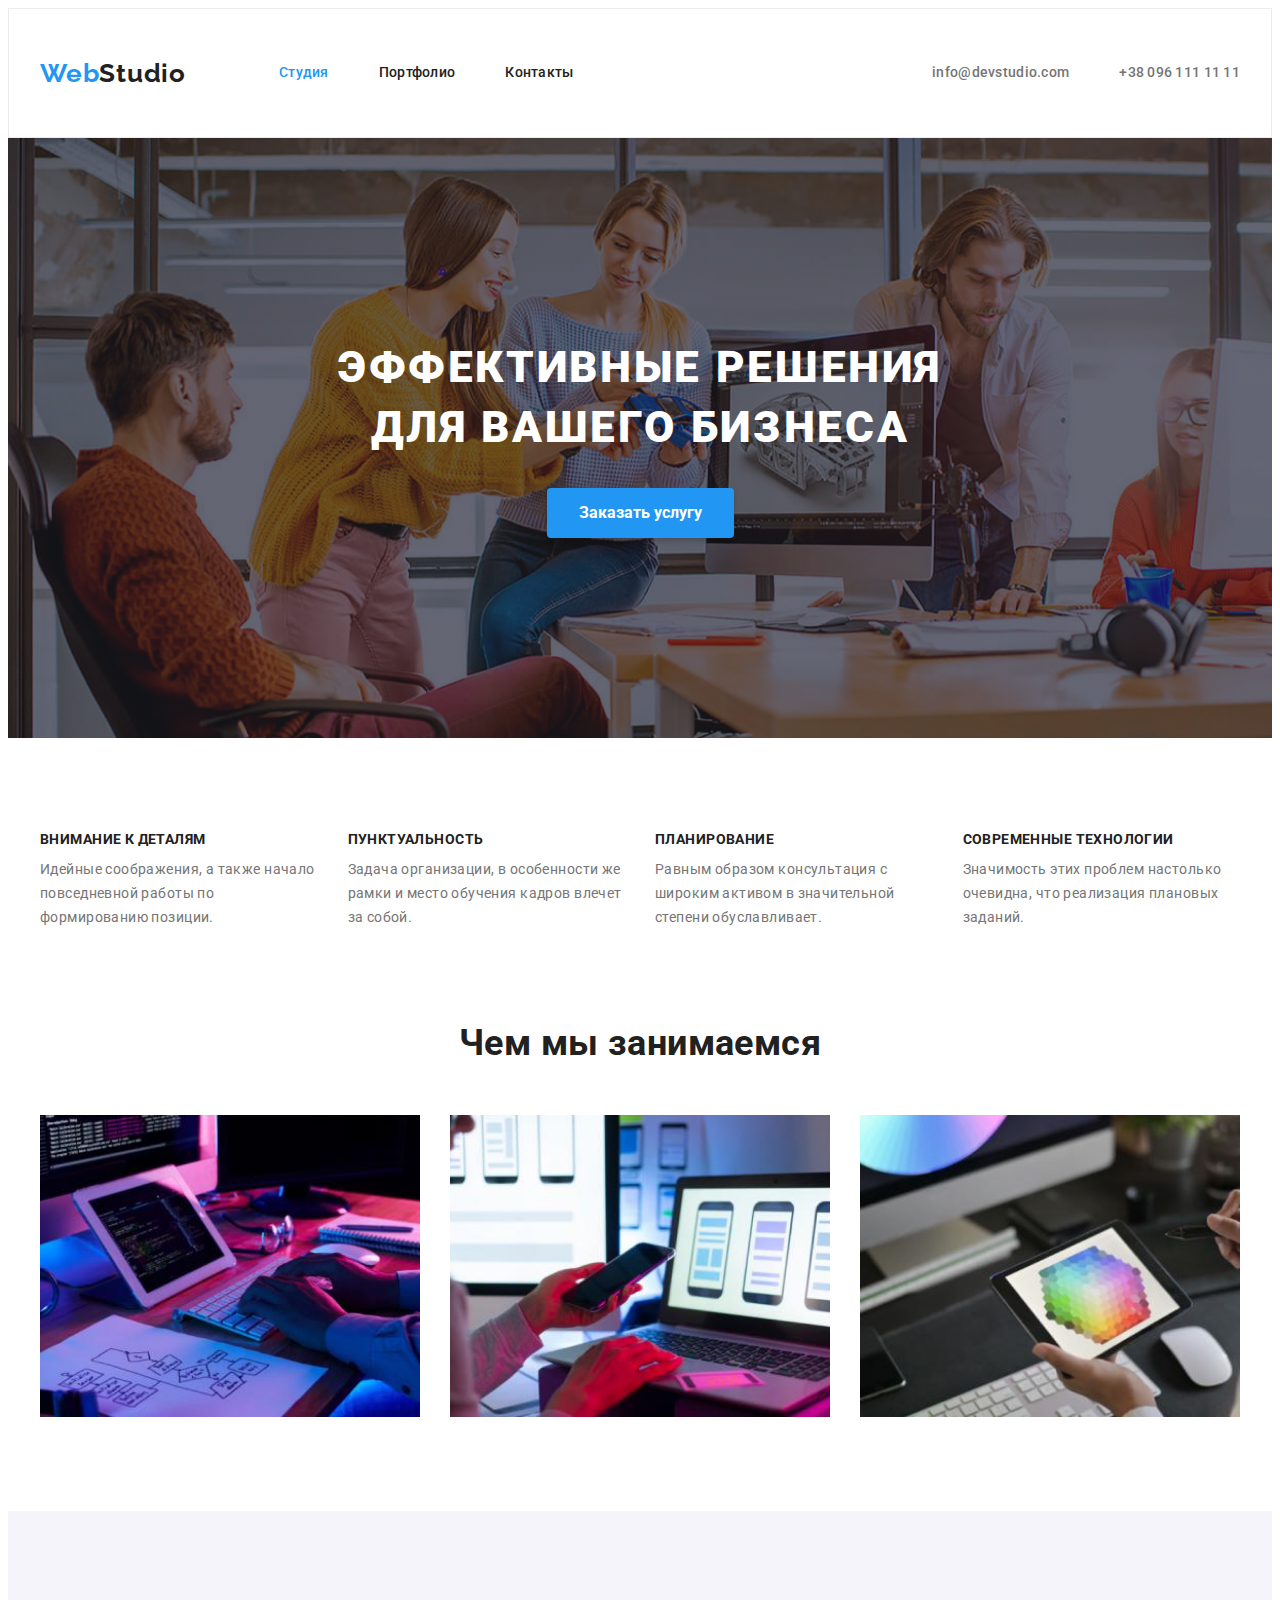
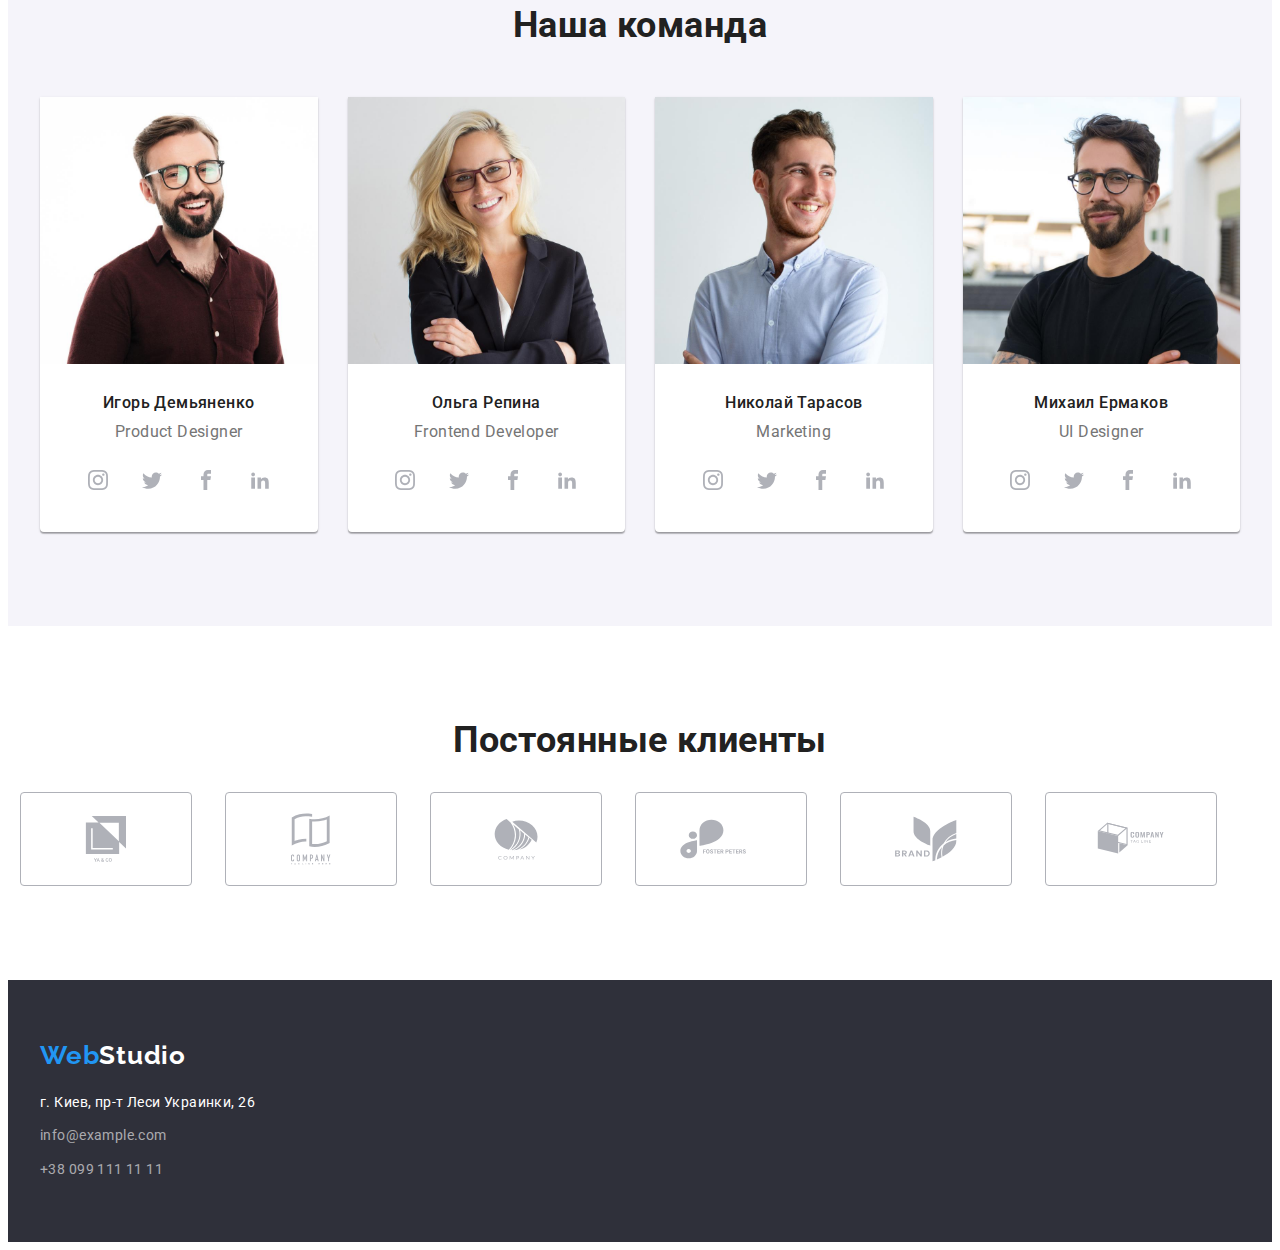
<file: goit-markup-hw-03-main/index.html>
<!DOCTYPE html>
<html lang="ru">
  <head>
    <meta charset="UTF-8" />
    <meta http-equiv="X-UA-Compatible" content="IE=edge" />
    <meta name="viewport" content="width=h, initial-scale=1.0" />
    <title>WebStudio</title>
    <link rel="preconnect" href="https://fonts.googleapis.com" />
    <link rel="preconnect" href="https://fonts.gstatic.com" crossorigin />
    <link
      href="https://fonts.googleapis.com/css2?family=Raleway:wght@700&family=Roboto:wght@400;500;700;900&display=swap"
      rel="stylesheet"
    />
    <link
      rel="stylesheet"
      href="https://cdnjs.cloudflare.com/ajax/libs/modern-normalize/1.1.0/modern-normalize.min.css"
      integrity="sha512-wpPYUAdjBVSE4KJnH1VR1HeZfpl1ub8YT/NKx4PuQ5NmX2tKuGu6U/JRp5y+Y8XG2tV+wKQpNHVUX03MfMFn9Q=="
      crossorigin="anonymous"
      referrerpolicy="no-referrer"
    />
    <link rel="stylesheet" href="./css/styles.css" />
  </head>
  <body>
    <header class="header">
      <div class="header-container container">
        <nav class="navigation">
          <a class="logo link" href="">Web<span class="logo-header">Studio</span></a>
          <ul class="list nav-link">
            <li class="item"><a class="header-link link active" href="./index.html">Студия</a></li>
            <li class="item"><a class="header-link link" href="./portfolio.html">Портфолио</a></li>
            <li class="item"><a class="header-link link" href="">Контакты</a></li>
          </ul>
        </nav>
        <ul class="header-contact list">
          <li class="item">
            <a class="header-link link" href="mailto:info@devstudio.com">info@devstudio.com</a>
          </li>
          <li class="item">
            <a class="header-link link" href="tel:+380961111111">+38 096 111 11 11</a>
          </li>
        </ul>
      </div>
    </header>
    <main>
      <section class="hero">
        <div class="container">
          <h1 class="hero-title">Эффективные решения для вашего бизнеса</h1>
          <button class="hero-button" type="button">Заказать услугу</button>
        </div>
      </section>
      <section class="features section">
        <div class="container">
          <h2 class="visually-hidden">Особенности</h2>
          <ul class="card-set list">
            <li class="datails-list card-set-list">
              <h3 class="datails-list-tittle">Внимание к деталям</h3>
              <p class="datails-list-desсription">
                Идейные соображения, а также начало повседневной работы по формированию позиции.
              </p>
            </li>
            <li class="datails-list card-set-list">
              <h3 class="datails-list-tittle">Пунктуальность</h3>
              <p class="datails-list-desсription">
                Задача организации, в особенности же рамки и место обучения кадров влечет за собой.
              </p>
            </li>
            <li class="datails-list card-set-list">
              <h3 class="datails-list-tittle">Планирование</h3>
              <p class="datails-list-desсription">
                Равным образом консультация с широким активом в значительной степени обуславливает.
              </p>
            </li>
            <li class="datails-list card-set-list">
              <h3 class="datails-list-tittle">Современные технологии</h3>
              <p class="datails-list-desсription">
                Значимость этих проблем настолько очевидна, что реализация плановых заданий.
              </p>
            </li>
          </ul>
        </div>
      </section>
      <section class="work section">
        <div class="container">
          <h2 class="section-title">Чем мы занимаемся</h2>
          <ul class="card-set list">
            <li class="card-set-list">
              <img src="images/img1.jpg" alt="набор кода" width="370" height="294" />
            </li>
            <li class="card-set-list">
              <img src="images/img2.jpg" alt="разработка приложения" width="370" height="294" />
            </li>
            <li class="card-set-list">
              <img src="images/img3.jpg" alt="зарисовка дизайна" width="370" height="294" />
            </li>
          </ul>
        </div>
      </section>
      <section class="section team">
        <div class="container">
          <h2 class="section-title">Наша команда</h2>
          <ul class="card-set list">
            <li class="card-set-list team-list">
              <img src="images/img4.jpg" alt="Игорь Демьяненко" width="270" height="260" />
              <div class="team-wrapper">
                <h3 class="team-title">Игорь Демьяненко</h3>
                <p class="team-text">Product Designer</p>
                <ul class="social-list list">
                  <li class="social-list-items">
                    <a class="team-social-link" href="">
                      <svg class="team-social-icon" width="20" height="20">
                        <use href="./images/sprite.svg#icon-instagram"></use>
                      </svg>
                    </a>
                  </li>
                  <li class="social-list-items">
                    <a class="team-social-link" href="">
                      <svg class="team-social-icon" width="20" height="20">
                        <use href="./images/sprite.svg#icon-twitter"></use>
                      </svg>
                    </a>
                  </li>
                  <li class="social-list-items">
                    <a class="team-social-link" href="">
                      <svg class="team-social-icon" width="20" height="20">
                        <use href="./images/sprite.svg#icon-facebook"></use>
                      </svg>
                    </a>
                  </li>
                  <li class="social-list-items">
                    <a class="team-social-link" href="">
                      <svg class="team-social-icon" width="20" height="20">
                        <use href="./images/sprite.svg#icon-linkedin"></use>
                      </svg>
                    </a>
                  </li>
                </ul>
              </div>
            </li>
            <li class="card-set-list team-list">
              <img src="images/img5.jpg" alt="Ольга Репина" width="270" height="260" />
              <div class="team-wrapper">
                <h3 class="team-title">Ольга Репина</h3>
                <p class="team-text">Frontend Developer</p>
                <ul class="social-list list">
                  <li class="social-list-items">
                    <a class="team-social-link" href="">
                      <svg class="team-social-icon" width="20" height="20">
                        <use href="./images/sprite.svg#icon-instagram"></use>
                      </svg>
                    </a>
                  </li>
                  <li class="social-list-items">
                    <a class="team-social-link" href="">
                      <svg class="team-social-icon" width="20" height="20">
                        <use href="./images/sprite.svg#icon-twitter"></use>
                      </svg>
                    </a>
                  </li>
                  <li class="social-list-items">
                    <a class="team-social-link" href="">
                      <svg class="team-social-icon" width="20" height="20">
                        <use href="./images/sprite.svg#icon-facebook"></use>
                      </svg>
                    </a>
                  </li>
                  <li class="social-list-items">
                    <a class="team-social-link" href="">
                      <svg class="team-social-icon" width="20" height="20">
                        <use href="./images/sprite.svg#icon-linkedin"></use>
                      </svg>
                    </a>
                  </li>
                </ul>
              </div>
            </li>
            <li class="card-set-list team-list">
              <img src="images/img6.jpg" alt="Николай Тарасов" width="270" height="260" />
              <div class="team-wrapper">
                <h3 class="team-title">Николай Тарасов</h3>
                <p class="team-text">Marketing</p>
                <ul class="social-list list">
                  <li class="social-list-items">
                    <a class="team-social-link" href="">
                      <svg class="team-social-icon" width="20" height="20">
                        <use href="./images/sprite.svg#icon-instagram"></use>
                      </svg>
                    </a>
                  </li>
                  <li class="social-list-items">
                    <a class="team-social-link" href="">
                      <svg class="team-social-icon" width="20" height="20">
                        <use href="./images/sprite.svg#icon-twitter"></use>
                      </svg>
                    </a>
                  </li>
                  <li class="social-list-items">
                    <a class="team-social-link" href="">
                      <svg class="team-social-icon" width="20" height="20">
                        <use href="./images/sprite.svg#icon-facebook"></use>
                      </svg>
                    </a>
                  </li>
                  <li class="social-list-items">
                    <a class="team-social-link" href="">
                      <svg class="team-social-icon" width="20" height="20">
                        <use href="./images/sprite.svg#icon-linkedin"></use>
                      </svg>
                    </a>
                  </li>
                </ul>
              </div>
            </li>
            <li class="card-set-list team-list">
              <img src="images/img7.jpg" alt="Михаил Ермаков" width="270" height="260" />
              <div class="team-wrapper">
                <h3 class="team-title">Михаил Ермаков</h3>
                <p class="team-text">UI Designer</p>
                <ul class="social-list list">
                  <li class="social-list-items">
                    <a class="team-social-link" href="">
                      <svg class="team-social-icon" width="20" height="20">
                        <use href="./images/sprite.svg#icon-instagram"></use>
                      </svg>
                    </a>
                  </li>
                  <li class="social-list-items">
                    <a class="team-social-link" href="">
                      <svg class="team-social-icon" width="20" height="20">
                        <use href="./images/sprite.svg#icon-twitter"></use>
                      </svg>
                    </a>
                  </li>
                  <li class="social-list-items">
                    <a class="team-social-link" href="">
                      <svg class="team-social-icon" width="20" height="20">
                        <use href="./images/sprite.svg#icon-facebook"></use>
                      </svg>
                    </a>
                  </li>
                  <li class="social-list-items">
                    <a class="team-social-link" href="">
                      <svg class="team-social-icon" width="20" height="20">
                        <use href="./images/sprite.svg#icon-linkedin"></use>
                      </svg>
                    </a>
                  </li>
                </ul>
              </div>
            </li>
          </ul>
        </div>
      </section>
      <section class="section">
        <div class="container">
          <h2 class="section-title">Постоянные клиенты</h2>
          <ul class="list card-set">
            <li class="card-set-list clients-list">
              <a class="clients-link link" href="">
                <svg class="client-icon" width="42" height="46">
                  <use href="./images/sprite.svg#icon-group"></use>
                </svg>
              </a>
            </li>
            <li class="card-set-list clients-list">
              <a class="clients-link link" href=""
                ><svg class="client-icon" width="40" height="52">
                  <use href="./images/sprite.svg#icon-group-1"></use>
                </svg>
              </a>
            </li>
            <li class="card-set-list clients-list">
              <a class="clients-link link" href=""
                ><svg class="client-icon" width="44" height="42">
                  <use href="./images/sprite.svg#icon-group-2"></use>
                </svg>
              </a>
            </li>
            <li class="card-set-list clients-list">
              <a class="clients-link link" href=""
                ><svg class="client-icon" width="84" height="40">
                  <use href="./images/sprite.svg#icon-group-3"></use>
                </svg>
              </a>
            </li>
            <li class="card-set-list clients-list">
              <a class="clients-link link" href=""
                ><svg class="client-icon" width="62" height="46">
                  <use href="./images/sprite.svg#icon-group-4"></use>
                </svg>
              </a>
            </li>
            <li class="card-set-list clients-list">
              <a class="clients-link link" href=""
                ><svg class="client-icon" width="94" height="42">
                  <use href="./images/sprite.svg#icon-group-5"></use>
                </svg>
              </a>
            </li>
          </ul>
        </div>
      </section>
    </main>
    <footer class="footer">
      <div class="container">
        <a class="logo-link logo link" href="">Web<span class="logo-footer">Studio</span></a>
        <address>
          <ul class="list">
            <li class="address-list">
              <a
                class="address-link link"
                href="https://goo.gl/maps/6QJ51yKBGTuw5asM7"
                target="_blank"
                rel="noreferrer noopener"
                >г. Киев, пр-т Леси Украинки, 26</a
              >
            </li>
            <li class="address-list">
              <a class="address-link link" href="mailto:info@example.com">info@example.com</a>
            </li>
            <li class="address-list">
              <a class="address-link link" href="tel:+380991111111">+38 099 111 11 11</a>
            </li>
          </ul>
        </address>
      </div>
    </footer>
  </body>
</html>
</file>
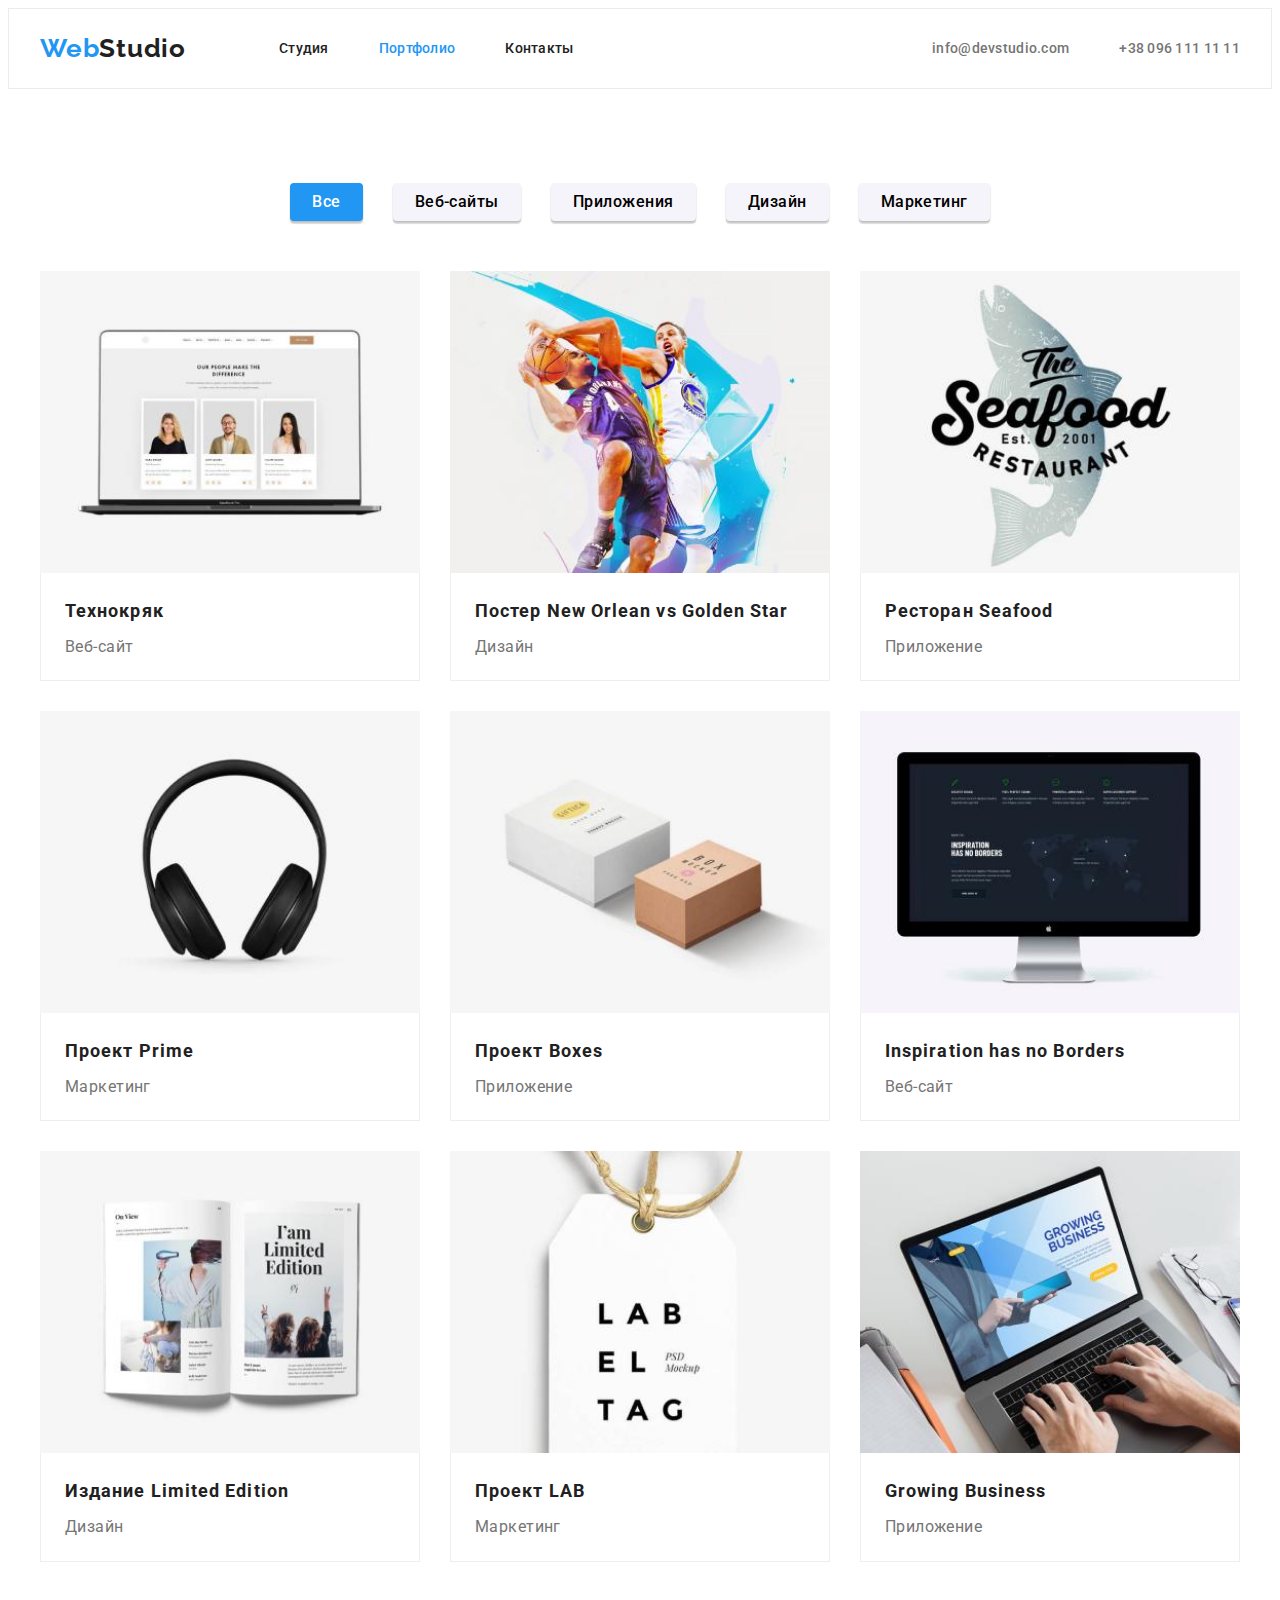
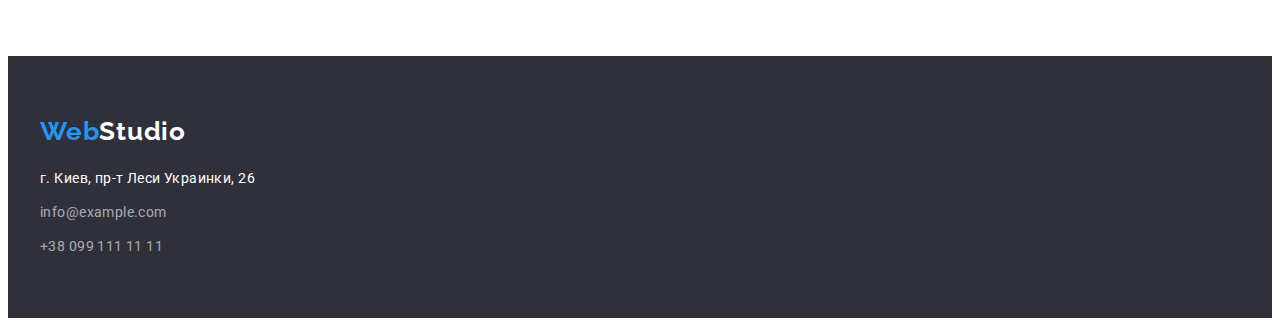
<file: portfolio.html>
<!DOCTYPE html>
<html lang="ru">
  <head>
    <meta charset="UTF-8" />
    <meta http-equiv="X-UA-Compatible" content="IE=edge" />
    <meta name="viewport" content="width=device-width, initial-scale=1.0" />
    <title>Portfolio</title>
    <link rel="preconnect" href="https://fonts.googleapis.com" />
    <link rel="preconnect" href="https://fonts.gstatic.com" crossorigin />
    <link
      href="https://fonts.googleapis.com/css2?family=Raleway:wght@700&family=Roboto:wght@400;500;700;900&display=swap"
      rel="stylesheet"
    />
    <link
      rel="stylesheet"
      href="https://cdnjs.cloudflare.com/ajax/libs/modern-normalize/1.1.0/modern-normalize.min.css"
      integrity="sha512-wpPYUAdjBVSE4KJnH1VR1HeZfpl1ub8YT/NKx4PuQ5NmX2tKuGu6U/JRp5y+Y8XG2tV+wKQpNHVUX03MfMFn9Q=="
      crossorigin="anonymous"
      referrerpolicy="no-referrer"
    />
    <link rel="stylesheet" href="./css/styles.css" />
  </head>
  <body>
    <header class="header">
      <div class="header-container container">
        <nav class="navigation">
          <a class="logo link" href="./index.html">Web<span class="logo-header">Studio</span></a>
          <ul class="list nav-link">
            <li class="item"><a class="header-link link" href="./index.html">Студия</a></li>
            <li class="item">
              <a class="header-link link active" href="./portfolio.html">Портфолио</a>
            </li>
            <li class="item"><a class="header-link link" href="">Контакты</a></li>
          </ul>
        </nav>
        <ul class="header-contact list">
          <li class="item">
            <a class="header-link link" href="mailto:info@devstudio.com">info@devstudio.com</a>
          </li>
          <li class="item">
            <a class="header-link link" href="tel:+380961111111">+38 096 111 11 11</a>
          </li>
        </ul>
      </div>
    </header>
    <main>
      <section class="portfolio section">
        <div class="container">
          <ul class="list portfolio-filter">
            <li class="portfolio-filter-link">
              <button class="portfolio-button active-button" type="button">Все</button>
            </li>
            <li class="portfolio-filter-link">
              <button class="portfolio-button" type="button">Веб-сайты</button>
            </li>
            <li class="portfolio-filter-link">
              <button class="portfolio-button" type="button">Приложения</button>
            </li>
            <li class="portfolio-filter-link">
              <button class="portfolio-button" type="button">Дизайн</button>
            </li>
            <li class="portfolio-filter-link">
              <button class="portfolio-button" type="button">Маркетинг</button>
            </li>
          </ul>
          <h1 class="visually-hidden">Портфолио галерея</h1>
          <ul class="list card-set">
            <li class="card-set-list portfolio-gallery">
              <a class="link" href="" target="_blank" rel="noreferrer noopener">
                <img src="./images/img8.jpg" alt="Веб-сайт на ноутбуке" width="370" />
                <div class="portfolio-wrapper">
                  <h2 class="portfolio-title">Технокряк</h2>
                  <p class="portfolio-text">Веб-сайт</p>
                </div>
              </a>
            </li>
            <li class="card-set-list portfolio-gallery">
              <a class="link" href="" target="_blank" rel="noreferrer noopener">
                <img src="./images/img9.jpg" alt="Постер баскетболистов" width="370" />
                <div class="portfolio-wrapper">
                  <h2 class="portfolio-title">Постер New Orlean vs Golden Star</h2>
                  <p class="portfolio-text">Дизайн</p>
                </div>
              </a>
            </li>
            <li class="card-set-list portfolio-gallery">
              <a class="link" href="" target="_blank" rel="noreferrer noopener">
                <img src="./images/img10.jpg" alt="Логотип рыбного ресторана" width="370" />
                <div class="portfolio-wrapper">
                  <h2 class="portfolio-title">Ресторан Seafood</h2>
                  <p class="portfolio-text">Приложение</p>
                </div>
              </a>
            </li>
            <li class="card-set-list portfolio-gallery">
              <a class="link" href="" target="_blank" rel="noreferrer noopener">
                <img src="./images/img11.jpg" alt="Наушники" width="370" />
                <div class="portfolio-wrapper">
                  <h2 class="portfolio-title">Проект Prime</h2>
                  <p class="portfolio-text">Маркетинг</p>
                </div>
              </a>
            </li>
            <li class="card-set-list portfolio-gallery">
              <a class="link" href="" target="_blank" rel="noreferrer noopener">
                <img src="./images/img12.jpg" alt="Коробки-блоки" width="370" />
                <div class="portfolio-wrapper">
                  <h2 class="portfolio-title">Проект Boxes</h2>
                  <p class="portfolio-text">Приложение</p>
                </div>
              </a>
            </li>
            <li class="card-set-list portfolio-gallery">
              <a class="link" href="" target="_blank" rel="noreferrer noopener">
                <img src="./images/img13.jpg" alt="Веб-сайт на пк" width="370" />
                <div class="portfolio-wrapper">
                  <h2 class="portfolio-title">Inspiration has no Borders</h2>
                  <p class="portfolio-text">Веб-сайт</p>
                </div>
              </a>
            </li>
            <li class="card-set-list portfolio-gallery">
              <a class="link" href="" target="_blank" rel="noreferrer noopener">
                <img src="./images/img14.jpg" alt="Каталог" width="370" />
                <div class="portfolio-wrapper">
                  <h2 class="portfolio-title">Издание Limited Edition</h2>
                  <p class="portfolio-text">Дизайн</p>
                </div>
              </a>
            </li>
            <li class="card-set-list portfolio-gallery">
              <a class="link" href="" target="_blank" rel="noreferrer noopener">
                <img src="./images/img15.jpg" alt="Этикетка" width="370" />
                <div class="portfolio-wrapper">
                  <h2 class="portfolio-title">Проект LAB</h2>
                  <p class="portfolio-text">Маркетинг</p>
                </div>
              </a>
            </li>
            <li class="card-set-list portfolio-gallery">
              <a class="link" href="" target="_blank" rel="noreferrer noopener">
                <img src="./images/img16.jpg" alt="Приложение" width="370" />
                <div class="portfolio-wrapper">
                  <h2 class="portfolio-title">Growing Business</h2>
                  <p class="portfolio-text">Приложение</p>
                </div>
              </a>
            </li>
          </ul>
        </div>
      </section>
    </main>
    <footer class="footer">
      <div class="container">
        <a class="logo-link logo link" href="./index.html"
          >Web<span class="logo-footer">Studio</span></a
        >
        <address>
          <ul class="list">
            <li class="address-list">
              <a
                class="address-link link"
                href="https://goo.gl/maps/6QJ51yKBGTuw5asM7"
                target="_blank"
                rel="noreferrer noopener"
                >г. Киев, пр-т Леси Украинки, 26</a
              >
            </li>
            <li class="address-list">
              <a class="address-link link" href="mailto:info@example.com">info@example.com</a>
            </li>
            <li class="address-list">
              <a class="address-link link" href="tel:+380991111111">+38 099 111 11 11</a>
            </li>
          </ul>
        </address>
      </div>
    </footer>
  </body>
</html>
</file>
<file: goit-markup-hw-03-main/css/styles.css>
:root {
  --primary-color: #ffffff;
  --title-text-color: #212121;
  --description-text-color: #757575;
  --primary-font-family: 'Roboto', sans-serif;
  --accent-color: #2196f3;
  --button-hover-color: #188ce8;
  --section-background-color: #2f303a;
  --secondary-background-color: #f5f4fa;
  --footer-color-link: rgba(255, 255, 255, 0.6);
  --card-list: 3;
  --card-gap: 30px;
}
body {
  font-family: Roboto, sans-serif;
  color: var(--description-text-color);
  font-size: 14px;
  line-height: 1.71;
  letter-spacing: 0.03em;
}
address {
  font-style: inherit;
}
h1,
h2,
h3,
h4,
h5,
h6,
p {
  margin-top: 0;
  margin-bottom: 0;
}
ul,
ol {
  margin-top: 0;
  margin-bottom: 0;
  padding-left: 0;
}
img {
  display: block;
  width: 100%;
  height: auto;
}
.list {
  list-style-type: none;
}
.link {
  text-decoration: none;
  color: inherit;
}
/* components */
.section {
  padding-top: 94px;
  padding-bottom: 94px;
}
.container {
  width: 1200px;
  padding-left: 15px;
  padding-right: 15px;
  margin-left: auto;
  margin-right: auto;
}
.logo {
  font-family: Raleway;
  font-weight: bold;
  font-size: 26px;
  line-height: 1.19;
  color: var(--accent-color);
  letter-spacing: 0.03em;
}
.card-set {
  display: flex;
  flex-wrap: wrap;
  margin-left: calc(var(--card-gap) * -1);
  margin-top: calc(var(--card-gap) * -1);
}
.card-set-list {
  flex-basis: calc(100% / var(--card-list) - var(--card-gap));
  margin-left: var(--card-gap);
  margin-top: var(--card-gap);
}
/* ========Header========  */
.header {
  padding-top: 24px;
  padding-bottom: 24px;
  border: 1px solid #ececec;
}
.header .logo {
  margin-right: 93px;
}
.header-container {
  display: flex;
  align-items: center;
  justify-content: space-between;
}

.logo-header {
  color: var(--title-text-color);
}
.navigation {
  display: flex;
  align-items: center;
}
.nav-link {
  display: flex;
  color: var(--title-text-color);
}
.nav-link .item:not(:last-child) {
  margin-right: 50px;
}
.nav-contact {
  margin-left: auto;
}
.header-contact {
  display: flex;
  margin-left: auto;
}
.header-contact .item:not(:last-child) {
  margin-right: 50px;
}
.header-link {
  display: inline-flex;
  align-items: center;
  padding-top: 32px;
  padding-bottom: 32px;
  font-weight: 500;
  font-size: 14px;
  line-height: 1.14;
  letter-spacing: 0.02em;
}

.header-link:hover,
.header-link:focus,
.active {
  color: var(--accent-color);
}
/* ========Hero========  */
.hero {
  background-image: linear-gradient(rgba(47, 48, 58, 0.4), rgba(47, 48, 58, 0.4)),
    url(../images/bhero.jpg);
  background-color: #c4c4c4;
  background-size: cover;
  padding-top: 200px;
  padding-bottom: 200px;
  text-align: center;
}

.hero-title {
  max-width: 700px;
  margin-right: auto;
  margin-left: auto;
  margin-bottom: 30px;
  color: var(--primary-color);
  font-weight: 900;
  font-size: 44px;
  line-height: 1.36;
  letter-spacing: 0.06em;
  text-transform: uppercase;
}
.hero-button {
  padding: 10px 32px;
  border: none;
  border-radius: 4px;
  box-shadow: 0px 4px 4px rgba(0, 0, 0, 0.15);
  color: var(--primary-color);
  background-color: var(--accent-color);
  font-family: var(--primary-font-family);
  font-weight: bold;
  font-size: 16px;
  line-height: 1.88;
  cursor: pointer;
}
.hero-button:hover,
.hero-button:focus {
  background-color: var(--button-hover-color);
}
/* ========Features======== */
.visually-hidden {
  position: absolute;
  width: 1px;
  height: 1px;
  margin: -1px;
  padding: 0;
  overflow: hidden;
  border: 0;
  clip: rect(0 0 0 0);
}
.features {
  padding-bottom: 47px;
}
.datails-list {
  --card-list: 4;
}
.datails-list-tittle {
  font-size: inherit;
  color: var(--title-text-color);
  line-height: 1.14;
  text-transform: uppercase;
  margin-bottom: 10px;
}
/* ========Work example======== */
.work {
  padding-top: 47px;
}
.section-title {
  color: var(--title-text-color);
  font-size: 36px;
  line-height: 1.16;
  text-align: center;
  margin-bottom: 50px;
}
/* ========Team section======== */
.team {
  background-color: var(--secondary-background-color);
}
.team-list {
  --card-list: 4;
  background-color: var(--primary-color);
  box-shadow: 0px 1px 3px rgba(0, 0, 0, 0.12), 0px 1px 1px rgba(0, 0, 0, 0.14),
    0px 2px 1px rgba(0, 0, 0, 0.2);
  border-radius: 0px 0px 4px 4px;
}
.team-title,
.team-text {
  font-size: 16px;
  line-height: 1.18;
  text-align: center;
  margin-bottom: 16px;
}
.team-title {
  margin-bottom: 10px;
  font-weight: 500;
  color: var(--title-text-color);
}
.team-wrapper {
  padding: 30px;
}
.social-list {
  display: flex;
  justify-content: center;
}
.social-list-items:not(:last-child) {
  margin-right: 10px;
}

.team-social-link {
  display: flex;
  align-items: center;
  justify-content: center;
  width: 44px;
  height: 44px;
  border-radius: 50%;
}
.team-social-link:hover {
  background-color: var(--accent-color);
}

.team-social-link:hover .team-social-icon {
  fill: var(--primary-color);
}
.team-social-icon {
  fill: #afb1b8;
}
/* ========Client section======== */
.clients-list {
  --card-list: 6;
  --card-gap: 10px;
}

.clients-link {
  display: flex;
  align-items: center;
  justify-content: center;
  border: 1px solid #afb1b8;
  border-radius: 4px;
  width: 170px;
  height: 92px;
}
.client-icon {
  fill: #afb1b8;
}
.clients-link:hover .client-icon {
  fill: var(--accent-color);
}
/* ========Footer======== */
.footer {
  background: var(--section-background-color);
  padding-top: 60px;
  padding-bottom: 60px;
}
.logo-footer {
  color: var(--primary-color);
}
.logo-link {
  display: flex;
  margin-bottom: 20px;
}
.address-list:not(:last-child) {
  margin-bottom: 10px;
}
.address-link {
  color: var(--footer-color-link);
}
.address-link[target='_blank'] {
  color: var(--primary-color);
}
.address-link:hover,
.header-link:focus {
  color: var(--accent-color);
}
/* ========Portfolio button======== */
.portfolio-filter {
  display: flex;
  justify-content: center;
  margin-bottom: 50px;
}
.portfolio-button {
  padding: 6px 22px;
  border: none;
  background-color: var(--secondary-background-color);
  font-family: var(--primary-font-family);
  font-weight: 500;
  font-size: 16px;
  line-height: 1.62;
  text-align: center;
  letter-spacing: 0.03em;
  cursor: pointer;
  box-shadow: 0px 3px 1px rgba(0, 0, 0, 0.1), 0px 1px 2px rgba(0, 0, 0, 0.08),
    0px 2px 2px rgba(0, 0, 0, 0.12);
  border-radius: 4px;
}
.portfolio-filter-link:not(:last-child) {
  margin-right: 30px;
}
.portfolio-button:hover,
.portfolio-button:focus,
.active-button {
  color: var(--primary-color);
  background-color: var(--accent-color);
}
.portfolio-wrapper {
  padding: 20px 24px;
  border: 1px solid #eeeeee;
  border-top: none;
}
.portfolio-title {
  color: var(--title-text-color);
  font-size: 18px;
  line-height: 2;
  letter-spacing: 0.06em;
  margin-bottom: 4px;
}
.portfolio-text {
  font-size: 16px;
}
</file>
<file: css/styles.css>
:root {
  --primary-color: #ffffff;
  --title-text-color: #212121;
  --description-text-color: #757575;
  --primary-font-family: 'Roboto', sans-serif;
  --accent-color: #2196f3;
  --button-hover-color: #188ce8;
  --section-background-color: #2f303a;
  --secondary-background-color: #f5f4fa;
  --footer-color-link: rgba(255, 255, 255, 0.6);
  --card-list: 3;
  --card-gap: 30px;
}
body {
  font-family: Roboto, sans-serif;
  color: var(--description-text-color);
  font-size: 14px;
  line-height: 1.71;
  letter-spacing: 0.03em;
}
address {
  font-style: inherit;
}
h1,
h2,
h3,
h4,
h5,
h6,
p {
  margin-top: 0;
  margin-bottom: 0;
}
ul,
ol {
  margin-top: 0;
  margin-bottom: 0;
  padding-left: 0;
}
img {
  display: block;
  width: 100%;
  height: auto;
}
.list {
  list-style-type: none;
}
.link {
  text-decoration: none;
  color: inherit;
}
/* components */
.section {
  padding-top: 94px;
  padding-bottom: 94px;
}
.container {
  width: 1200px;
  padding-left: 15px;
  padding-right: 15px;
  margin-left: auto;
  margin-right: auto;
}
.logo {
  font-family: Raleway;
  font-weight: bold;
  font-size: 26px;
  line-height: 1.19;
  color: var(--accent-color);
  letter-spacing: 0.03em;
}
.card-set {
  display: flex;
  flex-wrap: wrap;
  margin-left: calc(var(--card-gap) * -1);
  margin-top: calc(var(--card-gap) * -1);
}
.card-set-list {
  flex-basis: calc(100% / var(--card-list) - var(--card-gap));
  margin-left: var(--card-gap);
  margin-top: var(--card-gap);
}
/* ========Header========  */
.header {
  padding-top: 24px;
  padding-bottom: 24px;
  border: 1px solid #ececec;
}
.header .logo {
  margin-right: 93px;
}
.header-container {
  display: flex;
  align-items: center;
  justify-content: space-between;
}

.logo-header {
  color: var(--title-text-color);
}
.navigation {
  display: flex;
  align-items: center;
}
.nav-link {
  display: flex;
  color: var(--title-text-color);
}
.nav-link .item:not(:last-child) {
  margin-right: 50px;
}
.nav-contact {
  margin-left: auto;
}
.header-contact {
  display: flex;
  margin-left: auto;
}
.header-contact .item:not(:last-child) {
  margin-right: 50px;
}
.header-link {
  padding-top: 32px;
  padding-bottom: 32px;
  font-weight: 500;
  font-size: 14px;
  line-height: 1.14;
  letter-spacing: 0.02em;
}
.header-link:hover,
.header-link:focus,
.active {
  color: var(--accent-color);
}
/* ========Hero========  */
.hero {
  background-image: linear-gradient(rgba(47, 48, 58, 0.4), rgba(47, 48, 58, 0.4)),
    url(../images/bhero.jpg);
  background-color: #c4c4c4;
  background-size: cover;
  padding-top: 200px;
  padding-bottom: 200px;
  text-align: center;
}

.hero-title {
  max-width: 700px;
  margin-right: auto;
  margin-left: auto;
  margin-bottom: 30px;
  color: var(--primary-color);
  font-weight: 900;
  font-size: 44px;
  line-height: 1.36;
  letter-spacing: 0.06em;
  text-transform: uppercase;
}
.hero-button {
  padding: 10px 32px;
  border: none;
  border-radius: 4px;
  box-shadow: 0px 4px 4px rgba(0, 0, 0, 0.15);
  color: var(--primary-color);
  background-color: var(--accent-color);
  font-family: var(--primary-font-family);
  font-weight: bold;
  font-size: 16px;
  line-height: 1.88;
  cursor: pointer;
}
.hero-button:hover,
.hero-button:focus {
  background-color: var(--button-hover-color);
}
/* ========Features======== */
.visually-hidden {
  position: absolute;
  width: 1px;
  height: 1px;
  margin: -1px;
  padding: 0;
  overflow: hidden;
  border: 0;
  clip: rect(0 0 0 0);
}
.features {
  padding-bottom: 47px;
}
.datails-list {
  --card-list: 4;
}
.datails-list-tittle {
  font-size: inherit;
  color: var(--title-text-color);
  line-height: 1.14;
  text-transform: uppercase;
  margin-bottom: 10px;
}
/* ========Work example======== */
.work {
  padding-top: 47px;
}
.section-title {
  color: var(--title-text-color);
  font-size: 36px;
  line-height: 1.16;
  text-align: center;
  margin-bottom: 50px;
}
/* ========Team section======== */
.team {
  background-color: var(--secondary-background-color);
}
.team-list {
  --card-list: 4;
  background-color: var(--primary-color);
  box-shadow: 0px 1px 3px rgba(0, 0, 0, 0.12), 0px 1px 1px rgba(0, 0, 0, 0.14),
    0px 2px 1px rgba(0, 0, 0, 0.2);
  border-radius: 0px 0px 4px 4px;
}
.team-title,
.team-text {
  font-size: 16px;
  line-height: 1.18;
  text-align: center;
  margin-bottom: 16px;
}
.team-title {
  margin-bottom: 10px;
  font-weight: 500;
  color: var(--title-text-color);
}
.team-wrapper {
  padding: 30px;
}
.social-list {
  display: flex;
  justify-content: center;
}
.social-list-items:not(:last-child) {
  margin-right: 10px;
}

.team-social-link {
  display: flex;
  align-items: center;
  justify-content: center;
  width: 44px;
  height: 44px;
  background-color: var(--primary-color);
  border-radius: 50%;
}
.team-social-icon {
  fill: #afb1b8;
}
.team-social-link:hover .team-social-icon,
.team-social-link:focus .team-social-icon {
  fill: var(--accent-color);
}
/* ========Footer======== */
.footer {
  background: var(--section-background-color);
  padding-top: 60px;
  padding-bottom: 60px;
}
.logo-footer {
  color: var(--primary-color);
}
.logo-link {
  display: flex;
  margin-bottom: 20px;
}
.address-list:not(:last-child) {
  margin-bottom: 10px;
}
.address-link {
  color: var(--footer-color-link);
}
.address-link[target='_blank'] {
  color: var(--primary-color);
}
.address-link:hover,
.header-link:focus {
  color: var(--accent-color);
}
/* ========Portfolio button======== */
.portfolio-filter {
  display: flex;
  justify-content: center;
  margin-bottom: 50px;
}
.portfolio-button {
  padding: 6px 22px;
  border: none;
  background-color: var(--secondary-background-color);
  font-family: var(--primary-font-family);
  font-weight: 500;
  font-size: 16px;
  line-height: 1.62;
  text-align: center;
  letter-spacing: 0.03em;
  cursor: pointer;
  box-shadow: 0px 3px 1px rgba(0, 0, 0, 0.1), 0px 1px 2px rgba(0, 0, 0, 0.08),
    0px 2px 2px rgba(0, 0, 0, 0.12);
  border-radius: 4px;
}
.portfolio-filter-link:not(:last-child) {
  margin-right: 30px;
}
.portfolio-button:hover,
.portfolio-button:focus,
.active-button {
  color: var(--primary-color);
  background-color: var(--accent-color);
}
.portfolio-wrapper {
  padding: 20px 24px;
  border: 1px solid #eeeeee;
  border-top: none;
}
.portfolio-title {
  color: var(--title-text-color);
  font-size: 18px;
  line-height: 2;
  letter-spacing: 0.06em;
  margin-bottom: 4px;
}
.portfolio-text {
  font-size: 16px;
}
</file>
